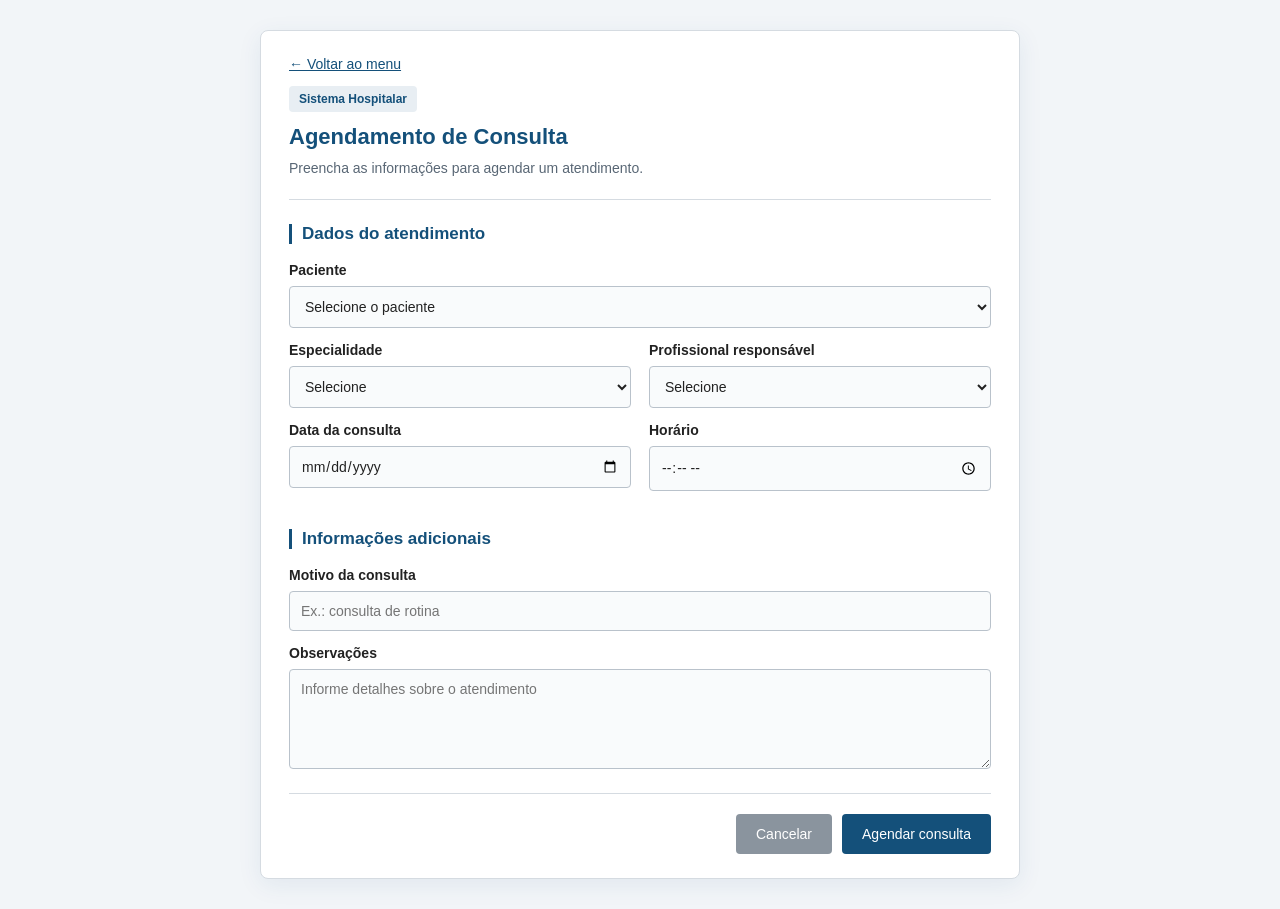
<file: SistemaHospitalar/src/main/resources/static/pages/agendamento-consulta.html>
<!DOCTYPE html>
<html lang="pt-BR">
<head>
    <meta charset="UTF-8">
    <meta name="viewport" content="width=device-width, initial-scale=1.0">
    <title>Agendamento de Consulta</title>

    <link rel="stylesheet" href="../css/styles.css">
    <link rel="stylesheet" href="../css/agendamento-consulta.css">
</head>
<body>
    <main class="pagina agendamento">
        <a class="voltar" href="../index.html">← Voltar ao menu</a>

        <header class="cabecalho">
            <span class="categoria">Sistema Hospitalar</span>
            <h1>Agendamento de Consulta</h1>
            <p>Preencha as informações para agendar um atendimento.</p>
        </header>

        <form>
            <section>
                <h2>Dados do atendimento</h2>

                <label for="paciente">
                    Paciente
                    <select id="paciente" name="paciente">
                        <option value="">Selecione o paciente</option>
                        <option value="1">Ana Souza</option>
                    </select>
                </label>

                <div class="campos">
                    <label for="especialidade">
                        Especialidade
                        <select id="especialidade" name="especialidade">
                            <option value="">Selecione</option>
                            <option>Clínica geral</option>
                            <option>Cardiologia</option>
                        </select>
                    </label>

                    <label for="profissional">
                        Profissional responsável
                        <select id="profissional" name="profissional">
                            <option value="">Selecione</option>
                            <option value="1">Dra. Mariana Costa</option>
                            <option value="2">Dr. Pedro Lima</option>
                        </select>
                    </label>
                </div>

                <div class="campos">
                    <label for="data">
                        Data da consulta
                        <input type="date" id="data" name="data">
                    </label>

                    <label for="horario">
                        Horário
                        <input type="time" id="horario" name="horario">
                    </label>
                </div>
            </section>

            <section>
                <h2>Informações adicionais</h2>

                <label for="motivo">
                    Motivo da consulta
                    <input
                        type="text"
                        id="motivo"
                        name="motivo"
                        placeholder="Ex.: consulta de rotina"
                    >
                </label>

                <label for="observacoes">
                    Observações
                    <textarea
                        id="observacoes"
                        name="observacoes"
                        rows="4"
                        placeholder="Informe detalhes sobre o atendimento"
                    ></textarea>
                </label>
            </section>

            <footer class="acoes">
                <button class="cancelar" type="button">Cancelar</button>
                <button type="button">Agendar consulta</button>
            </footer>
        </form>
    </main>
</body>
</html>
</file>
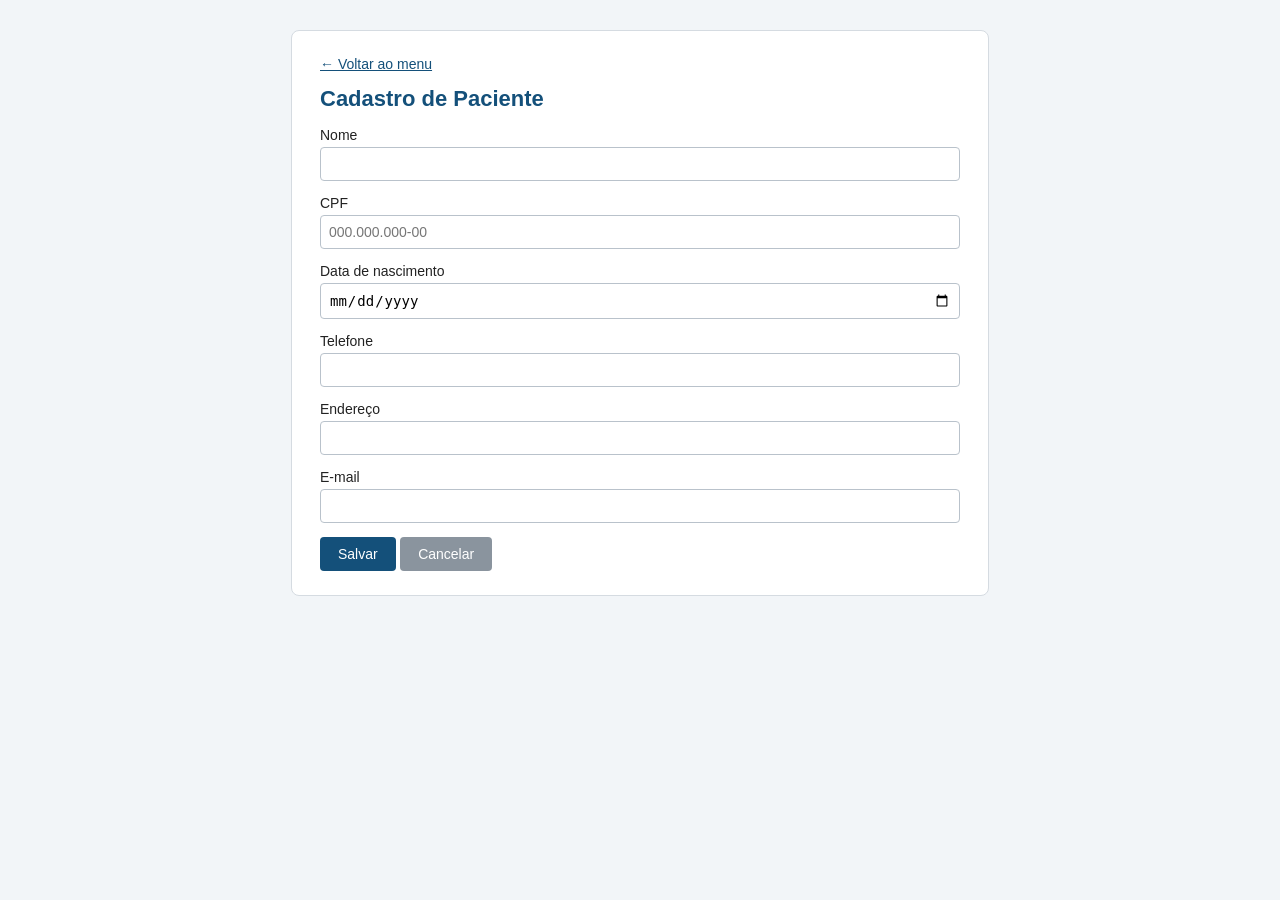
<file: SistemaHospitalar/src/main/resources/static/pages/cadastro-paciente.html>
<!DOCTYPE html>
<html lang="pt-BR">
 <head>
  <meta charset="utf-8"/>
  <meta content="width=device-width, initial-scale=1.0" name="viewport"/>
  <title>
   Cadastro de Paciente
  </title>
  <link href="../css/styles.css" rel="stylesheet"/>
 </head>
 <body>
  <div class="pagina">
   <a class="voltar" href="../index.html">
    ← Voltar ao menu
   </a>
   <h1>
    Cadastro de Paciente
   </h1>
   <form>
    <label>
     Nome
     <input placeholder="" type="text"/>
    </label>
    <label>
     CPF
     <input placeholder="000.000.000-00" type="text"/>
    </label>
    <label>
     Data de nascimento
     <input placeholder="" type="date"/>
    </label>
    <label>
     Telefone
     <input placeholder="" type="tel"/>
    </label>
    <label>
     Endereço
     <input placeholder="" type="text"/>
    </label>
    <label>
     E-mail
     <input placeholder="" type="email"/>
    </label>
    <button type="button">
     Salvar
    </button>
    <button class="cancelar" type="button">
     Cancelar
    </button>
   </form>
  </div>
 </body>
</html>
</file>
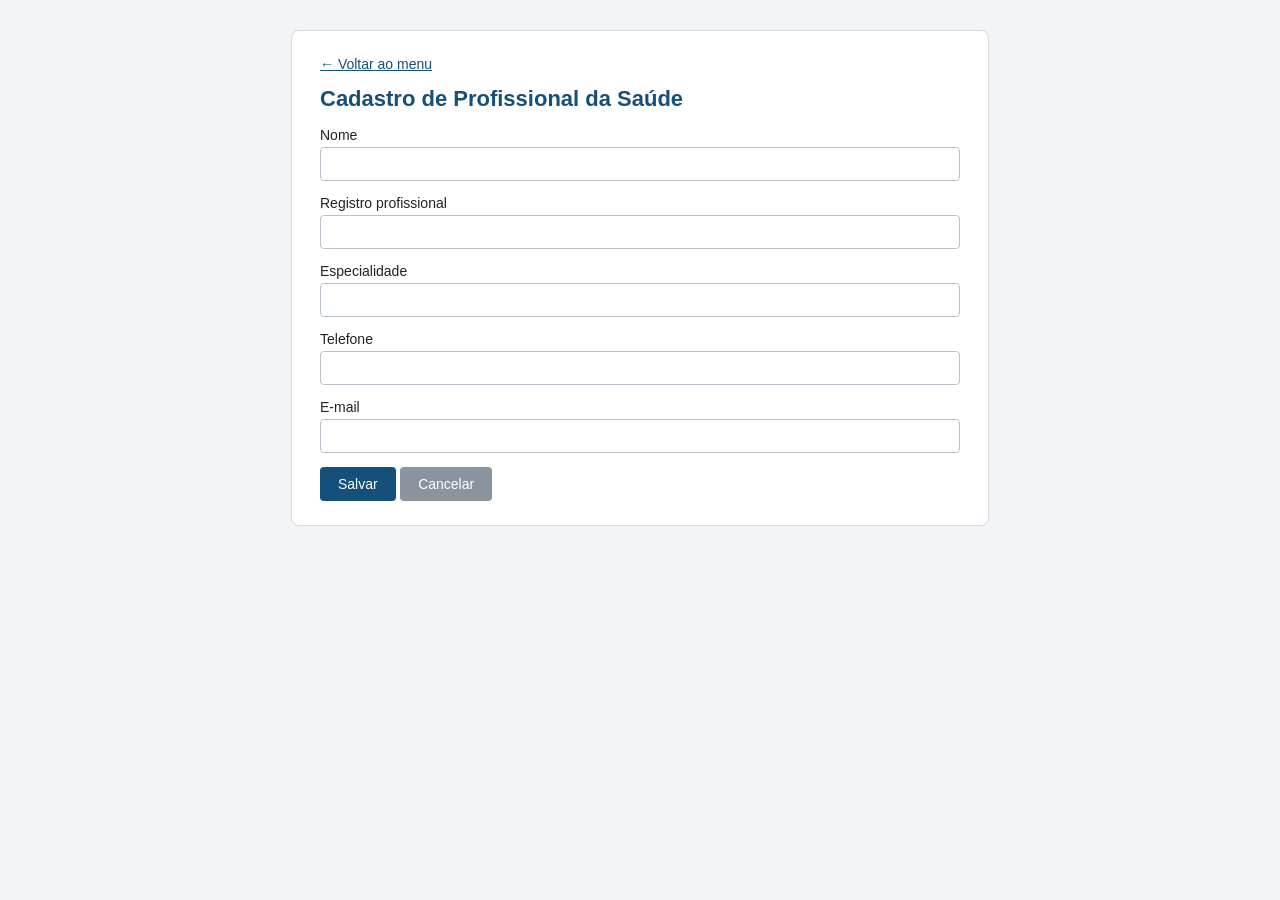
<file: SistemaHospitalar/src/main/resources/static/pages/cadastro-profissional.html>
<!DOCTYPE html>
<html lang="pt-BR">
 <head>
  <meta charset="utf-8"/>
  <meta content="width=device-width, initial-scale=1.0" name="viewport"/>
  <title>
   Cadastro de Profissional da Saúde
  </title>
  <link href="../css/styles.css" rel="stylesheet"/>
 </head>
 <body>
  <div class="pagina">
   <a class="voltar" href="../index.html">
    ← Voltar ao menu
   </a>
   <h1>
    Cadastro de Profissional da Saúde
   </h1>
   <form>
    <label>
     Nome
     <input placeholder="" type="text"/>
    </label>
    <label>
     Registro profissional
     <input placeholder="" type="text"/>
    </label>
    <label>
     Especialidade
     <input placeholder="" type="text"/>
    </label>
    <label>
     Telefone
     <input placeholder="" type="tel"/>
    </label>
    <label>
     E-mail
     <input placeholder="" type="email"/>
    </label>
    <button type="button">
     Salvar
    </button>
    <button class="cancelar" type="button">
     Cancelar
    </button>
   </form>
  </div>
 </body>
</html>
</file>
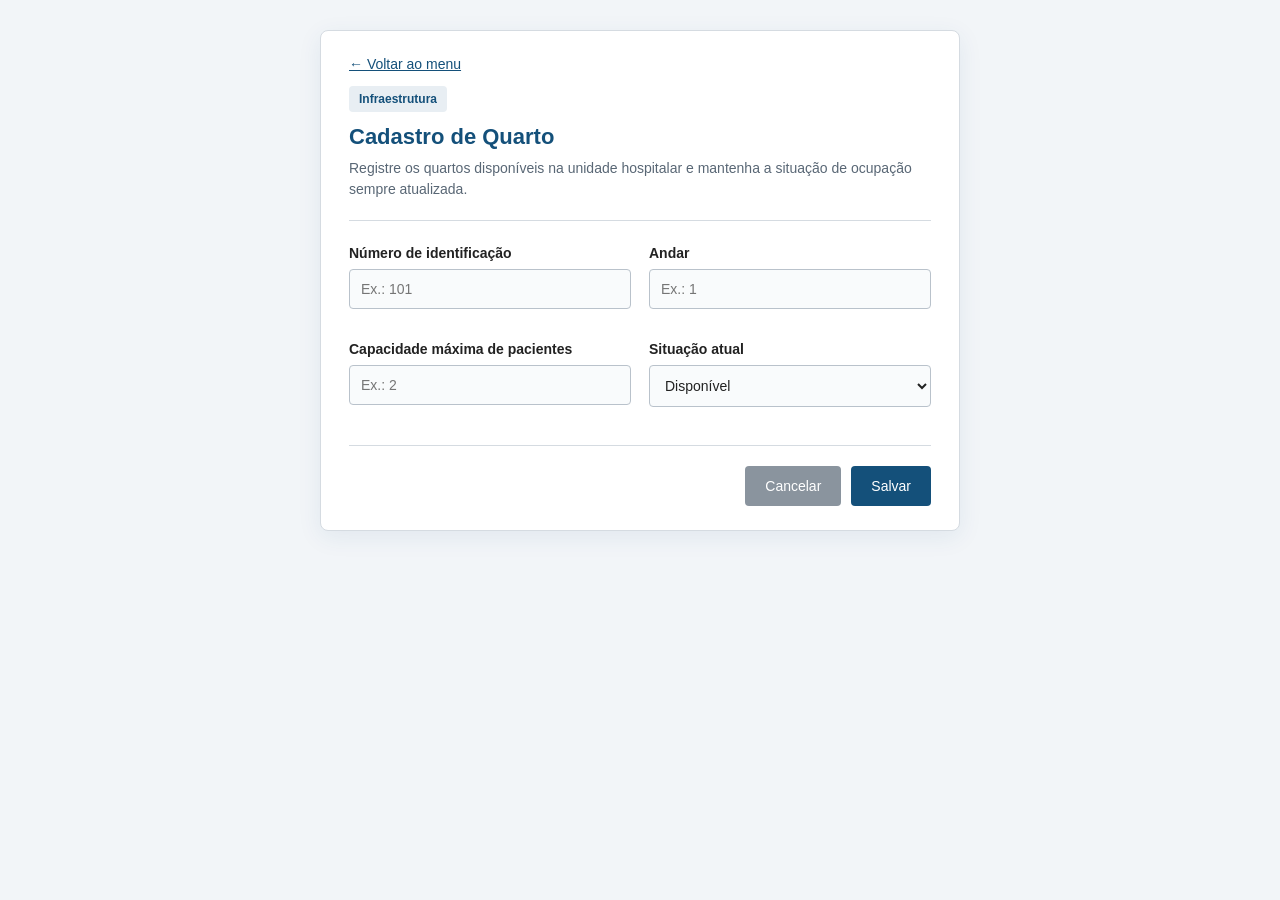
<file: SistemaHospitalar/src/main/resources/static/pages/cadastro-quarto.html>
<!DOCTYPE html>
<html lang="pt-BR">
 <head>
  <meta charset="utf-8"/>
  <meta content="width=device-width, initial-scale=1.0" name="viewport"/>
  <title>
   Cadastro de Quarto
  </title>
  <link href="../css/styles.css" rel="stylesheet"/>
  <link href="../css/cadastro-quarto.css" rel="stylesheet"/>
 </head>
 <body>
  <div class="pagina cadastro-quarto">
   <a class="voltar" href="../index.html">
    ← Voltar ao menu
   </a>
   <div class="cabecalho">
    <span class="categoria">
     Infraestrutura
    </span>
    <h1>
     Cadastro de Quarto
    </h1>
    <p>
     Registre os quartos disponíveis na unidade hospitalar e mantenha a
     situação de ocupação sempre atualizada.
    </p>
   </div>
   <form>
    <div class="campos">
     <label>
      Número de identificação
      <input placeholder="Ex.: 101" type="number"/>
     </label>
     <label>
      Andar
      <input placeholder="Ex.: 1" type="number"/>
     </label>
     <label>
      Capacidade máxima de pacientes
      <input placeholder="Ex.: 2" type="number"/>
     </label>
     <label>
      Situação atual
      <select>
       <option>
        Disponível
       </option>
       <option>
        Ocupado
       </option>
      </select>
     </label>
    </div>
    <div class="acoes">
     <button class="cancelar" type="button">
      Cancelar
     </button>
     <button type="button">
      Salvar
     </button>
    </div>
   </form>
  </div>
 </body>
</html>
</file>
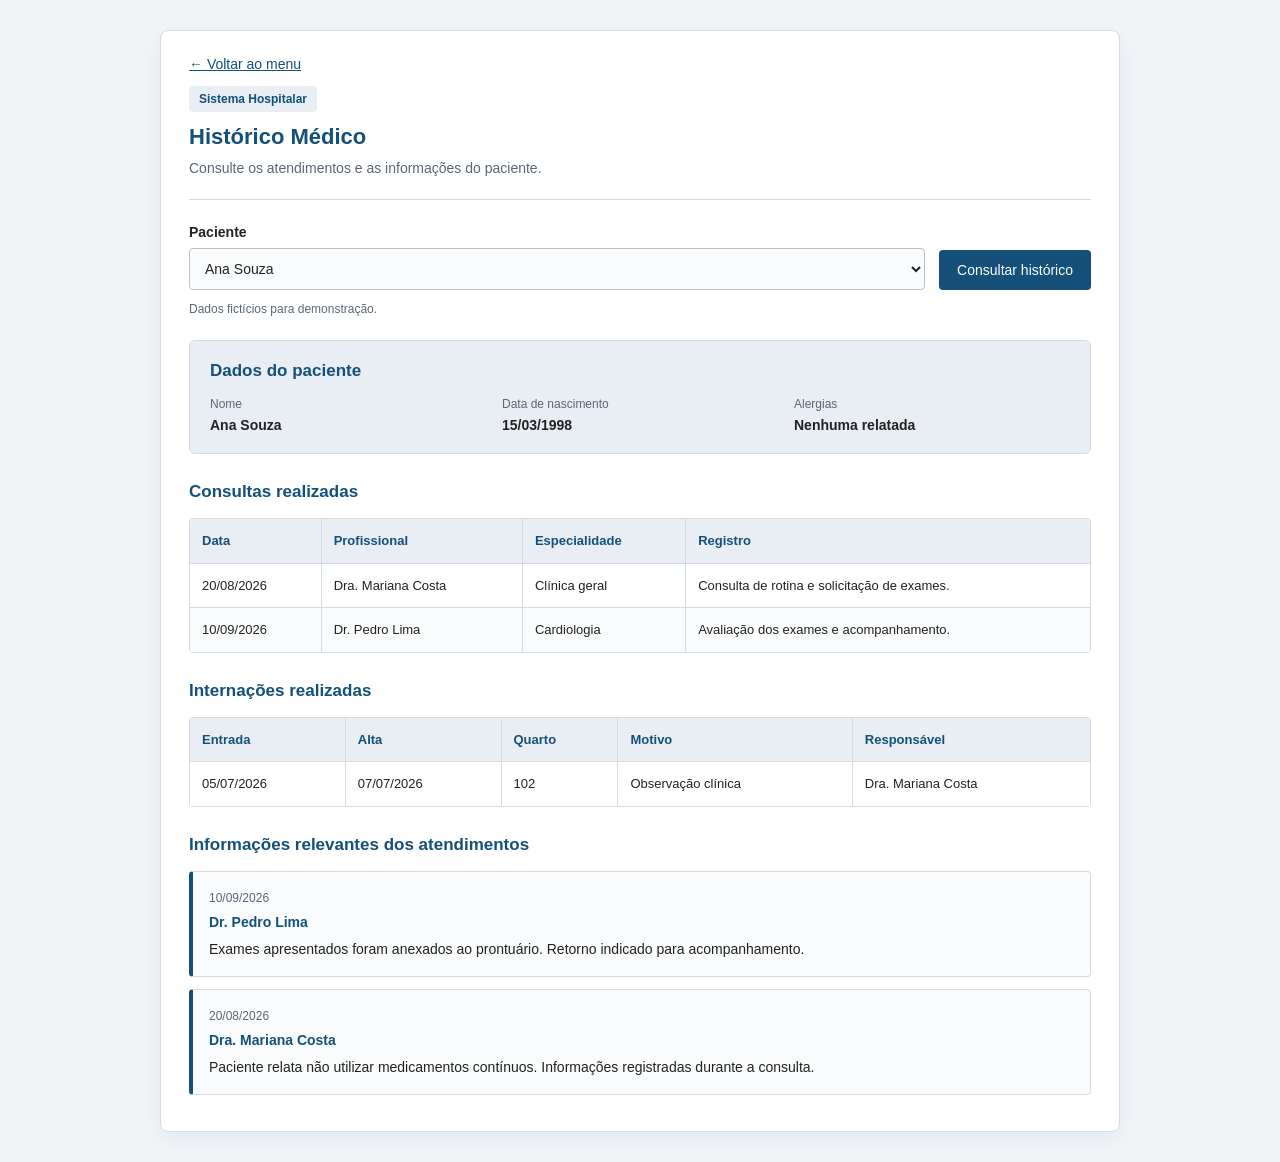
<file: SistemaHospitalar/src/main/resources/static/pages/historico-medico.html>
<!DOCTYPE html>
<html lang="pt-BR">
<head>
    <meta charset="UTF-8">
    <meta name="viewport" content="width=device-width, initial-scale=1.0">
    <title>Histórico Médico</title>

    <link rel="stylesheet" href="../css/styles.css">
    <link rel="stylesheet" href="../css/historico-medico.css">
</head>
<body>
    <main class="pagina historico">
        <a class="voltar" href="../index.html">← Voltar ao menu</a>

        <header class="cabecalho">
            <span class="categoria">Sistema Hospitalar</span>
            <h1>Histórico Médico</h1>
            <p>Consulte os atendimentos e as informações do paciente.</p>
        </header>

        <form class="busca">
            <label for="paciente">
                Paciente
                <select id="paciente" name="paciente">
                    <option value="1">Ana Souza</option>
                </select>
            </label>

            <button type="button">Consultar histórico</button>
        </form>

        <p class="aviso">Dados fictícios para demonstração.</p>

        <section class="dados-paciente">
            <h2>Dados do paciente</h2>

            <dl class="dados">
                <div>
                    <dt>Nome</dt>
                    <dd>Ana Souza</dd>
                </div>
                <div>
                    <dt>Data de nascimento</dt>
                    <dd>15/03/1998</dd>
                </div>
                <div>
                    <dt>Alergias</dt>
                    <dd>Nenhuma relatada</dd>
                </div>
            </dl>
        </section>

        <section class="secao">
            <h2>Consultas realizadas</h2>

            <div class="tabela" tabindex="0"
                 role="region" aria-label="Consultas realizadas">
                <table>
                    <thead>
                        <tr>
                            <th scope="col">Data</th>
                            <th scope="col">Profissional</th>
                            <th scope="col">Especialidade</th>
                            <th scope="col">Registro</th>
                        </tr>
                    </thead>
                    <tbody>
                        <tr>
                            <td>20/08/2026</td>
                            <td>Dra. Mariana Costa</td>
                            <td>Clínica geral</td>
                            <td>Consulta de rotina e solicitação de exames.</td>
                        </tr>
                        <tr>
                            <td>10/09/2026</td>
                            <td>Dr. Pedro Lima</td>
                            <td>Cardiologia</td>
                            <td>Avaliação dos exames e acompanhamento.</td>
                        </tr>
                    </tbody>
                </table>
            </div>
        </section>

        <section class="secao">
            <h2>Internações realizadas</h2>

            <div class="tabela" tabindex="0"
                 role="region" aria-label="Internações realizadas">
                <table>
                    <thead>
                        <tr>
                            <th scope="col">Entrada</th>
                            <th scope="col">Alta</th>
                            <th scope="col">Quarto</th>
                            <th scope="col">Motivo</th>
                            <th scope="col">Responsável</th>
                        </tr>
                    </thead>
                    <tbody>
                        <tr>
                            <td>05/07/2026</td>
                            <td>07/07/2026</td>
                            <td>102</td>
                            <td>Observação clínica</td>
                            <td>Dra. Mariana Costa</td>
                        </tr>
                    </tbody>
                </table>
            </div>
        </section>

        <section class="secao">
            <h2>Informações relevantes dos atendimentos</h2>

            <article class="registro">
                <time datetime="2026-09-10">10/09/2026</time>
                <h3>Dr. Pedro Lima</h3>
                <p>
                    Exames apresentados foram anexados ao prontuário.
                    Retorno indicado para acompanhamento.
                </p>
            </article>

            <article class="registro">
                <time datetime="2026-08-20">20/08/2026</time>
                <h3>Dra. Mariana Costa</h3>
                <p>
                    Paciente relata não utilizar medicamentos contínuos.
                    Informações registradas durante a consulta.
                </p>
            </article>
        </section>
    </main>
</body>
</html>
</file>
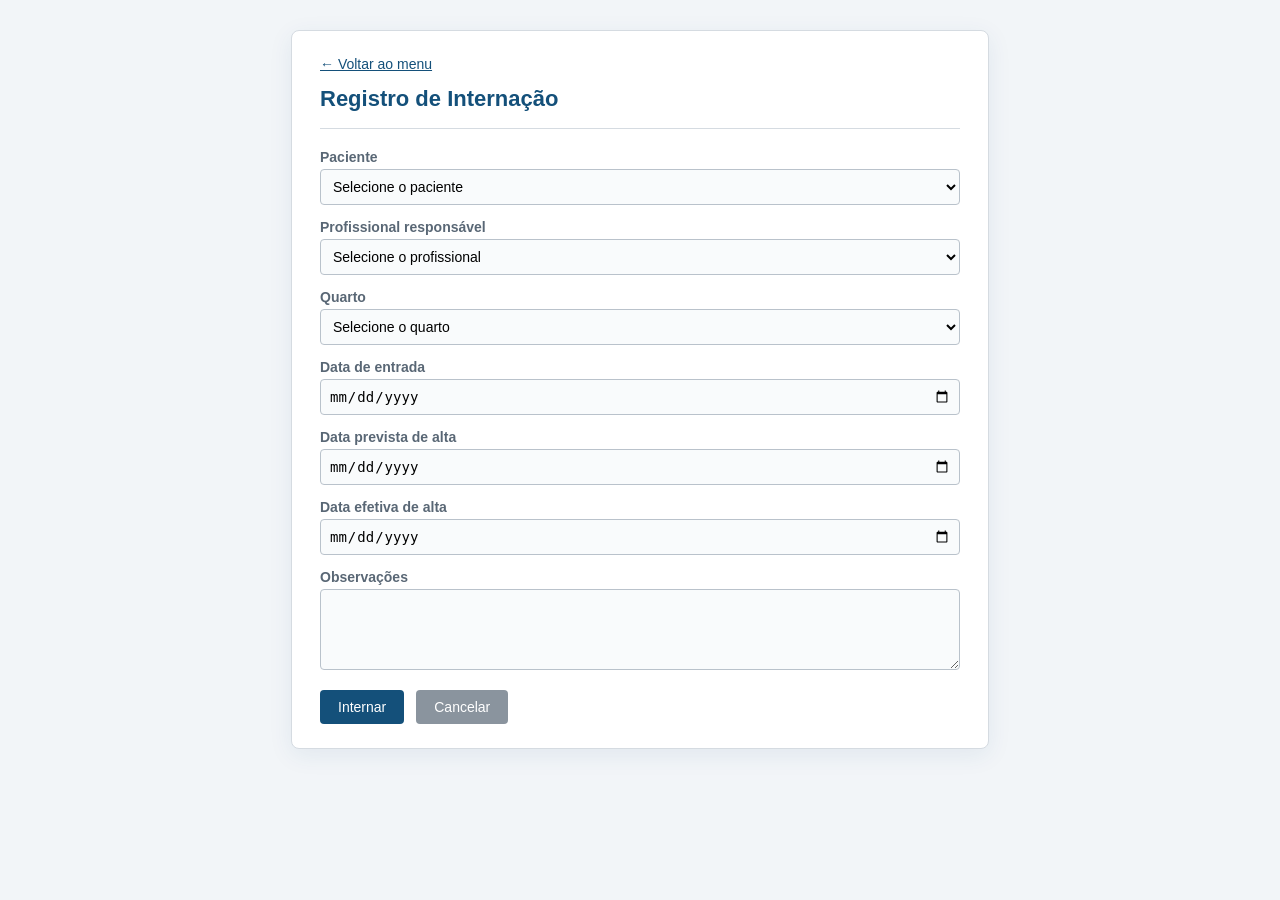
<file: SistemaHospitalar/src/main/resources/static/pages/registro-internacao.html>
<!DOCTYPE html>
<html lang="pt-BR">
 <head>
  <meta charset="utf-8"/>
  <meta content="width=device-width, initial-scale=1.0" name="viewport"/>
  <title>
   Registro de Internação
  </title>
  <link href="../css/styles.css" rel="stylesheet"/>
  <link href="../css/registro-internacao.css" rel="stylesheet"/>
 </head>
 <body>
  <div class="pagina registro">
   <a class="voltar" href="../index.html">
    ← Voltar ao menu
   </a>
   <h1>
    Registro de Internação
   </h1>
   <form>
    <label>
     Paciente
     <select>
      <option>
       Selecione o paciente
      </option>
     </select>
    </label>
    <label>
     Profissional responsável
     <select>
      <option>
       Selecione o profissional
      </option>
     </select>
    </label>
    <label>
     Quarto
     <select>
      <option>
       Selecione o quarto
      </option>
     </select>
    </label>
    <label>
     Data de entrada
     <input placeholder="" type="date"/>
    </label>
    <label>
     Data prevista de alta
     <input placeholder="" type="date"/>
    </label>
    <label>
     Data efetiva de alta
     <input placeholder="" type="date"/>
    </label>
    <label>
     Observações
     <textarea placeholder="" rows="3"></textarea>
    </label>
    <div class="acoes">
     <button type="button">
      Internar
     </button>
     <button class="cancelar" type="button">
      Cancelar
     </button>
    </div>
   </form>
  </div>
 </body>
</html>
</file>
<file: SistemaHospitalar/src/main/resources/static/css/styles.css>
body {
    margin: 0;
    padding: 30px 20px;
    font-family: Arial, Helvetica, sans-serif;
    background: #f2f5f8;
    color: #222;
}

.pagina {
    max-width: 640px;
    margin: 0 auto;
    padding: 24px 28px;
    background: #fff;
    border: 1px solid #d5dbe1;
    border-radius: 8px;
}

h1 {
    margin-top: 0;
    font-size: 22px;
    color: #14507a;
}

h2 {
    font-size: 17px;
    margin: 24px 0 8px;
}

a.voltar {
    display: inline-block;
    margin-bottom: 14px;
    font-size: 14px;
    color: #14507a;
}

label {
    display: block;
    margin-bottom: 14px;
    font-size: 14px;
}

input,
select,
textarea {
    display: block;
    width: 100%;
    margin-top: 4px;
    padding: 8px;
    border: 1px solid #b9c2cb;
    border-radius: 4px;
    font-size: 14px;
    box-sizing: border-box;
}

button {
    padding: 9px 18px;
    border: 0;
    border-radius: 4px;
    background: #14507a;
    color: #fff;
    font-size: 14px;
}

button.cancelar {
    background: #8a949e;
}

table {
    width: 100%;
    border-collapse: collapse;
    font-size: 13px;
}

th,
td {
    padding: 8px;
    border: 1px solid #d5dbe1;
    text-align: left;
}

th {
    background: #e8eef3;
}

ul.menu {
    padding: 0;
    list-style: none;
}

ul.menu li {
    margin-bottom: 10px;
}

ul.menu a {
    display: block;
    padding: 12px 14px;
    border: 1px solid #b9c2cb;
    border-radius: 4px;
    color: #14507a;
    text-decoration: none;
}
</file>
<file: SistemaHospitalar/src/main/resources/static/css/agendamento-consulta.css>
.agendamento {
    max-width: 760px;
    box-sizing: border-box;
    box-shadow: 0 6px 24px rgba(20, 80, 122, 0.08);
}

.agendamento .cabecalho {
    padding-bottom: 20px;
    margin-bottom: 24px;
    border-bottom: 1px solid #d5dbe1;
}

.agendamento .categoria {
    display: inline-block;
    padding: 6px 10px;
    margin-bottom: 12px;
    border-radius: 4px;
    background: #e8eef3;
    color: #14507a;
    font-size: 12px;
    font-weight: bold;
}

.agendamento h1 {
    margin-bottom: 8px;
}

.agendamento .cabecalho p {
    margin: 0;
    color: #596775;
    font-size: 14px;
    line-height: 1.5;
}

.agendamento section + section {
    margin-top: 24px;
}

.agendamento h2 {
    margin: 0 0 18px;
    padding-left: 10px;
    border-left: 3px solid #14507a;
    color: #14507a;
}

.agendamento .campos {
    display: grid;
    grid-template-columns: repeat(2, minmax(0, 1fr));
    gap: 18px;
}

.agendamento label {
    font-weight: bold;
}

.agendamento input,
.agendamento select,
.agendamento textarea {
    margin-top: 8px;
    padding: 11px;
    background: #f9fbfc;
    color: #222;
    font-family: inherit;
    font-weight: normal;
}

.agendamento textarea {
    resize: vertical;
    min-height: 100px;
}

.agendamento input:focus,
.agendamento select:focus,
.agendamento textarea:focus {
    outline: 2px solid #14507a;
    outline-offset: 2px;
    background: #fff;
}

.agendamento .acoes {
    display: flex;
    justify-content: flex-end;
    gap: 10px;
    margin-top: 24px;
    padding-top: 20px;
    border-top: 1px solid #d5dbe1;
}

.agendamento button {
    padding: 12px 20px;
}

.agendamento button:focus-visible {
    outline: 2px solid #14507a;
    outline-offset: 3px;
}

@media (max-width: 600px) {
    .agendamento {
        padding: 20px;
    }

    .agendamento .campos {
        grid-template-columns: 1fr;
        gap: 0;
    }

    .agendamento .acoes {
        flex-direction: column;
    }

    .agendamento button {
        width: 100%;
    }
}
</file>
<file: SistemaHospitalar/src/main/resources/static/css/cadastro-quarto.css>
.cadastro-quarto {
    max-width: 640px;
    box-sizing: border-box;
    box-shadow: 0 6px 24px rgba(20, 80, 122, 0.08);
}

.cadastro-quarto .cabecalho {
    padding-bottom: 20px;
    margin-bottom: 24px;
    border-bottom: 1px solid #d5dbe1;
}

.cadastro-quarto .categoria {
    display: inline-block;
    padding: 6px 10px;
    margin-bottom: 12px;
    border-radius: 4px;
    background: #e8eef3;
    color: #14507a;
    font-size: 12px;
    font-weight: bold;
}

.cadastro-quarto h1 {
    margin-bottom: 8px;
}

.cadastro-quarto .cabecalho p {
    margin: 0;
    color: #596775;
    font-size: 14px;
    line-height: 1.5;
}

.cadastro-quarto .campos {
    display: grid;
    grid-template-columns: repeat(2, minmax(0, 1fr));
    gap: 18px;
}

.cadastro-quarto label {
    font-weight: bold;
}

.cadastro-quarto input,
.cadastro-quarto select {
    margin-top: 8px;
    padding: 11px;
    background: #f9fbfc;
    color: #222;
    font-family: inherit;
    font-weight: normal;
}

.cadastro-quarto input:focus,
.cadastro-quarto select:focus {
    outline: 2px solid #14507a;
    outline-offset: 2px;
    border-color: #14507a;
    background: #fff;
}

.cadastro-quarto .acoes {
    display: flex;
    justify-content: flex-end;
    gap: 10px;
    margin-top: 24px;
    padding-top: 20px;
    border-top: 1px solid #d5dbe1;
}

.cadastro-quarto button {
    padding: 12px 20px;
    cursor: pointer;
}

.cadastro-quarto button:hover {
    opacity: 0.92;
}

.cadastro-quarto button:focus-visible {
    outline: 2px solid #14507a;
    outline-offset: 3px;
}

@media (max-width: 600px) {
    .cadastro-quarto {
        padding: 20px;
    }

    .cadastro-quarto .campos {
        grid-template-columns: 1fr;
        gap: 0;
    }

    .cadastro-quarto .acoes {
        flex-direction: column;
    }

    .cadastro-quarto button {
        width: 100%;
    }
}
</file>
<file: SistemaHospitalar/src/main/resources/static/css/historico-medico.css>
.historico {
    max-width: 960px;
    box-sizing: border-box;
    box-shadow: 0 6px 24px rgba(20, 80, 122, 0.08);
}

.historico .cabecalho {
    padding-bottom: 20px;
    margin-bottom: 24px;
    border-bottom: 1px solid #d5dbe1;
}

.historico .categoria {
    display: inline-block;
    padding: 6px 10px;
    margin-bottom: 12px;
    border-radius: 4px;
    background: #e8eef3;
    color: #14507a;
    font-size: 12px;
    font-weight: bold;
}

.historico h1 {
    margin-bottom: 8px;
}

.historico .cabecalho p {
    margin: 0;
    color: #596775;
    font-size: 14px;
    line-height: 1.5;
}

.historico .busca {
    display: flex;
    align-items: flex-end;
    gap: 14px;
}

.historico .busca label {
    flex: 1;
    min-width: 0;
    margin: 0;
    font-weight: bold;
}

.historico select {
    margin-top: 8px;
    padding: 11px;
    background: #f9fbfc;
    color: #222;
}

.historico .busca button {
    padding: 12px 18px;
}

.historico .aviso {
    margin: 12px 0 24px;
    color: #596775;
    font-size: 12px;
}

.historico .dados-paciente {
    padding: 20px;
    background: #e8eef3;
    border: 1px solid #d5dbe1;
    border-radius: 6px;
}

.historico h2 {
    margin: 0 0 16px;
    color: #14507a;
}

.historico .dados {
    display: grid;
    grid-template-columns: repeat(3, minmax(0, 1fr));
    gap: 16px;
    margin: 0;
}

.historico dt {
    margin-bottom: 6px;
    color: #596775;
    font-size: 12px;
}

.historico dd {
    margin: 0;
    font-size: 14px;
    font-weight: bold;
}

.historico .secao {
    margin-top: 28px;
}

.historico .tabela {
    overflow-x: auto;
    border-radius: 4px;
}

.historico table {
    min-width: 620px;
}

.historico th,
.historico td {
    padding: 12px;
    line-height: 1.5;
}

.historico th {
    color: #14507a;
}

.historico tbody tr:nth-child(even) {
    background: #f9fbfc;
}

.historico .registro {
    margin-bottom: 12px;
    padding: 16px;
    border: 1px solid #d5dbe1;
    border-left: 4px solid #14507a;
    border-radius: 4px;
    background: #f9fbfc;
}

.historico .registro time {
    color: #596775;
    font-size: 12px;
}

.historico .registro h3 {
    margin: 8px 0;
    color: #14507a;
    font-size: 14px;
}

.historico .registro p {
    margin: 0;
    font-size: 14px;
    line-height: 1.6;
}

.historico select:focus,
.historico button:focus-visible,
.historico .tabela:focus-visible {
    outline: 2px solid #14507a;
    outline-offset: 3px;
}

@media (max-width: 600px) {
    .historico {
        padding: 20px;
    }

    .historico .busca {
        flex-direction: column;
        align-items: stretch;
    }

    .historico .dados {
        grid-template-columns: 1fr;
    }
}
</file>
<file: SistemaHospitalar/src/main/resources/static/css/registro-internacao.css>
.registro {
    box-shadow: 0 6px 24px rgba(20, 80, 122, 0.08);
}

.registro h1 {
    padding-bottom: 16px;
    margin-bottom: 20px;
    border-bottom: 1px solid #d5dbe1;
}


.registro form label {
    font-weight: bold;
    color: #596775;
}


.registro input,
.registro select,
.registro textarea {
    background: #f9fbfc;
}

.registro textarea {
    resize: vertical;
    min-height: 72px;
    font-family: inherit;
    line-height: 1.5;
}


.registro .acoes {
    display: flex;
    gap: 12px;
    margin-top: 20px;
}

.registro .acoes button {
    cursor: pointer;
}

.registro .acoes button:hover {
    opacity: 0.92;
}


.registro input:focus,
.registro select:focus,
.registro textarea:focus,
.registro .acoes button:focus-visible {
    outline: 2px solid #14507a;
    outline-offset: 2px;
    border-color: #14507a;
}

@media (max-width: 600px) {
    .registro .acoes {
        flex-direction: column;
    }

    .registro .acoes button {
        width: 100%;
    }
}
</file>
